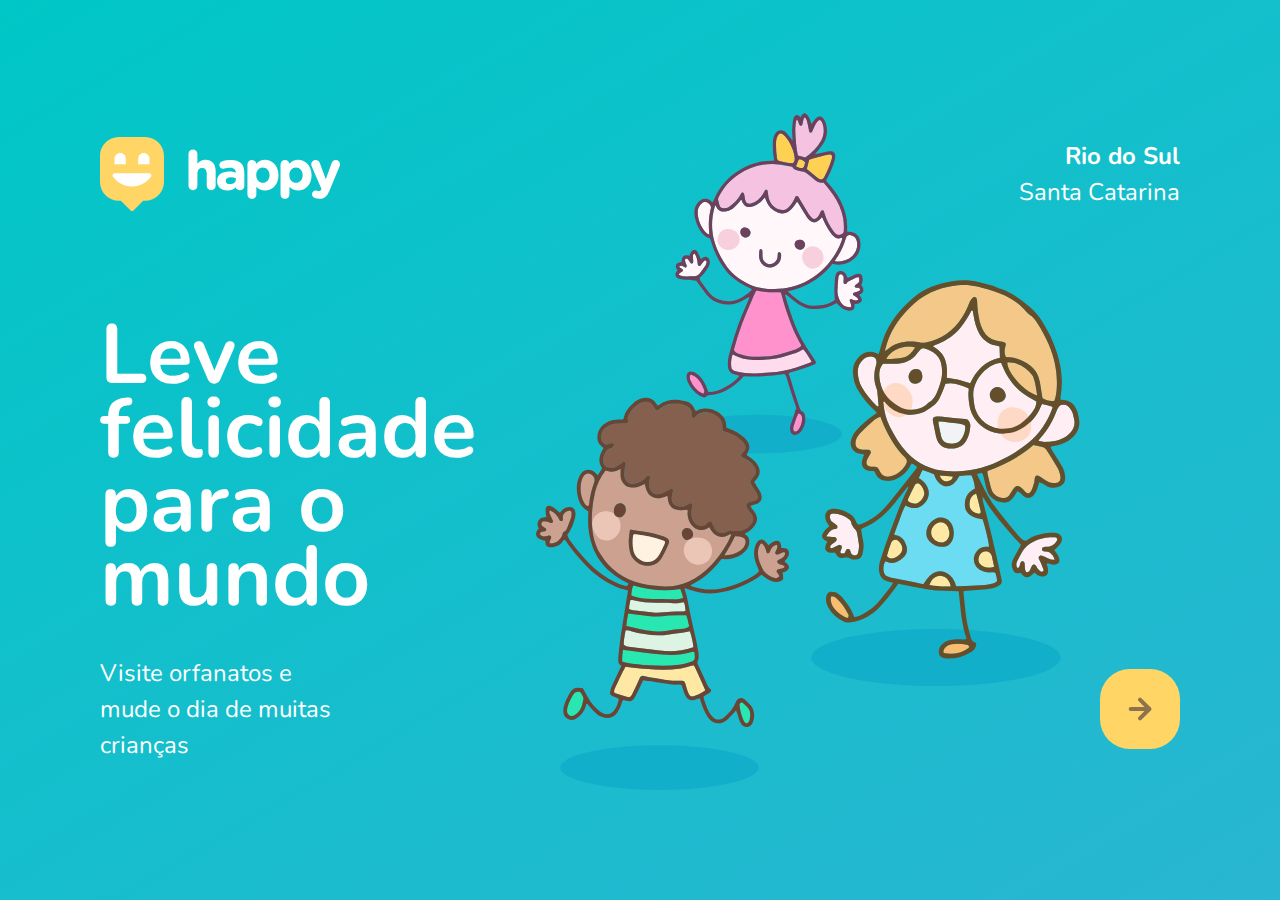
<file: index.html>
<!DOCTYPE html>
<html lang="pt-br">
  <head>
    <meta charset="UTF-8" />
    <meta name="viewport" content="width=device-width, initial-scale=1.0" />
    <title>Happy</title>

    <link rel="icon" href="./public/images/logo-icon.png" />
    <link rel="stylesheet" href="./public/css/style.css" />
    <link rel="stylesheet" href="./public/css/animations.css" />
    <link rel="stylesheet" href="./public/css/page-landing.css" />

    <link
      href="https://fonts.googleapis.com/css2?family=Nunito:wght@400;600;800&display=swap"
      rel="stylesheet"
    />
  </head>

  <body>
    <div id="page-landing">
      <div id="container">
        <header>
          <img
            class="animate-up"
            id="logo"
            src="./public/images/logo.svg"
            alt="Happy Logo"
          />

          <div class="location animate-up">
            <strong>Rio do Sul</strong>
            <p>Santa Catarina</p>
          </div>
        </header>

        <main>
          <h1 class="animate-up">Leve felicidade para o mundo</h1>

          <section class="visit">
            <p class="animate-up">
              Visite orfanatos e mude o dia de muitas crianças
            </p>

            <a href="#" title="Visite Orfanatos" class="animate-up">
              <img src="./public/images/arrow.svg" alt="Ir para o mapa" />
            </a>
          </section>
        </main>
      </div>
    </div>
  </body>
</html>
</file>
<file: public/css/style.css>
* {
  margin: 0;
  padding: 0;
  box-sizing: border-box;
}

body {
  height: 100vh;
  color: white;
}

:root {
  font-size: 62.5%;
}

body,
input,
button,
textarea {
  font: 400 1.8rem/1 "Nunito", sans-serif;
  /*O PRIMEIRO parâmetro representa o font-weight, o SEGUNDO / TERCEIRO parâmetro representa o font-size e o line-height (18px/1) -> (font-size / line-height) o QUARTO parâmetro representa a font-family e em seguida o QUINTO parâmetro (que sempre acompanha o QUARTO) representa uma fonte alternativa caso a principal não seja aplicada
  */
}
</file>
<file: public/css/page-landing.css>
#page-landing {
  background: linear-gradient(329.54deg, #29b6d1 0%, #00c7c7 100%) no-repeat;

  text-align: center;
  min-height: 100vh;

  display: flex;
  align-items: center;
}

#container {
  margin: auto;
  width: min(90%, 112rem);
}

.location,
h1,
.visit p {
  height: 16vh;
}

#logo {
  animation-delay: 50ms;
}

.location {
  animation-delay: 100ms;
}

main h1 {
  animation-delay: 150ms;
  font-size: clamp(4rem, 8vw, 8.4rem);
}

.visit p {
  animation-delay: 200ms;
}

.visit a {
  width: 8rem;
  height: 8rem;
  background: #ffd666;

  border: none;
  border-radius: 3rem;

  display: flex;
  align-items: center;
  justify-content: center;

  margin: auto;
  transition: background 600ms;
  animation-delay: 250ms;
}

.visit a:hover {
  background: #96feff;
}

/* desktop version */
@media (min-width: 760px) {
  #container {
    padding: 5rem 2rem;
    /* parâmetros de background: link/endereço da imagem | repeat/no-repeat | posição da imagem | /size */
    background: url("../images/bg.svg") no-repeat 80% /
      clamp(30rem, 54vw, 56rem);
  }
  header {
    display: flex;
    align-items: center;
    justify-content: space-between;
  }

  .location,
  h1,
  .visit p {
    height: initial;
    text-align: initial;
  }

  .location {
    text-align: right;
    font-size: 2.4rem;
    line-height: 1.5;
  }

  main h1 {
    font-weight: bold;
    line-height: 0.88;

    margin: clamp(10%, 9vh, 12%) 0 4rem;

    width: min(300px, 80%);
  }

  .visit {
    display: flex;
    align-items: center;
    justify-content: space-between;
  }

  .visit p {
    font-size: 2.4rem;
    line-height: 1.5;
    width: clamp(20rem, 20vw, 30rem);
  }

  .visit a {
    margin: initial;
  }
}
</file>
<file: public/css/animations.css>
/*animações*/
@keyframes up {
  from {
    opacity: 0;
    transform: translateY(16px);
  }

  to {
    opacity: 1;
    transform: translateY(0);
  }
}

.animate-up {
  animation-name: up;
  animation-duration: 300ms;
  animation-fill-mode: backwards;
}

@keyframes right {
  from {
    transform: translateX(-100%);
  }

  to {
    transform: translateX(0);
  }
}

.animate-right {
  animation-name: right;
  animation-duration: 300ms;
}
</file>
